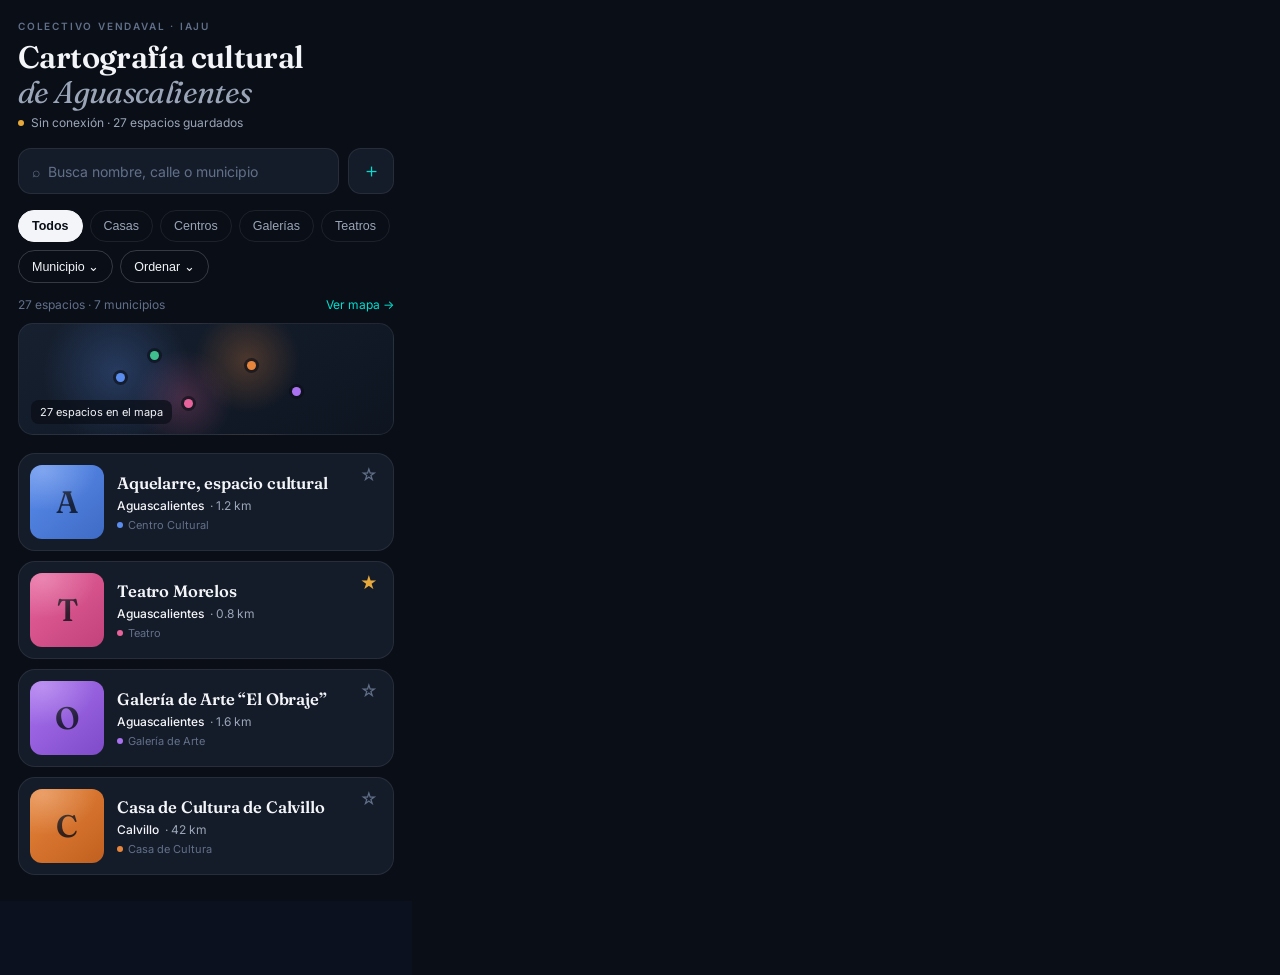
<file: vendaval-kmp/.design/redesign-mockup.html>
<!DOCTYPE html>
<html lang="es">
<head>
<meta charset="utf-8">
<title>Vendaval · rediseño</title>
<link href="https://fonts.googleapis.com/css2?family=Fraunces:opsz,wght@9..144,400;9..144,600;9..144,700&family=Inter:wght@400;500;600&display=swap" rel="stylesheet">
<style>
:root{
  /* Paleta reencuadrada: menos saturación, más profundidad. El cyan deja de estar
     en todas partes y pasa a ser solo affordance interactiva. */
  --ink:#0A0E17; --ink-2:#111827; --card:#151C29; --card-hi:#1B2433;
  --line:#FFFFFF14; --text:#F3F5F8; --muted:#9AA6B8; --faint:#61708A;
  --accent:#00E0D0;              /* solo para lo interactivo */
  --casa:#E8853C; --centro:#5B8DEF; --galeria:#A971F0; --teatro:#E8629B; --com:#3FBF8F;
  --serif:'Fraunces',Georgia,serif; --sans:'Inter',system-ui,sans-serif;
}
*{box-sizing:border-box;margin:0}
body{background:var(--ink);color:var(--text);font-family:var(--sans);-webkit-font-smoothing:antialiased}
.phone{width:412px;margin:0;background:var(--ink);min-height:900px;position:relative;overflow:hidden}
.wrap{padding:20px 18px 90px}

/* ── Cabecera: compacta. Antes: 3 stat pills gigantes + CTA cyan a pantalla completa ── */
.eyebrow{font-size:10px;letter-spacing:.18em;text-transform:uppercase;color:var(--faint);font-weight:600}
h1{font-family:var(--serif);font-size:31px;line-height:1.12;font-weight:600;letter-spacing:-.02em;margin:8px 0 6px}
h1 em{font-style:italic;font-weight:400;color:var(--muted)}
.sync{display:flex;align-items:center;gap:7px;font-size:12px;color:var(--muted);margin-bottom:18px}
.dot{width:6px;height:6px;border-radius:99px;background:#E8A93C}

/* ── Buscador + acción secundaria en una fila ── */
.row{display:flex;gap:9px;margin-bottom:16px}
.search{flex:1;display:flex;align-items:center;gap:9px;background:var(--card);border:1px solid var(--line);
  border-radius:13px;padding:0 13px;height:46px;color:var(--faint);font-size:14px}
.iconbtn{width:46px;height:46px;border-radius:13px;background:var(--card);border:1px solid var(--line);
  display:grid;place-items:center;color:var(--accent);font-size:19px}

/* ── Filtros: UNA fila. El municipio (11 opciones) se va a un sheet, no se desborda ── */
.chips{display:flex;gap:7px;overflow:hidden;margin-bottom:8px}
.chip{flex:0 0 auto;padding:8px 13px;border-radius:99px;border:1px solid var(--line);background:transparent;
  color:var(--muted);font-size:12.5px;font-weight:500;white-space:nowrap}
.chip.on{background:var(--text);color:var(--ink);border-color:var(--text);font-weight:600}
.chip.sheet{color:var(--text);border-color:#FFFFFF2E}
.count{font-size:12px;color:var(--faint);margin:14px 0 11px;display:flex;justify-content:space-between}

/* ── Tarjeta: cover generado + jerarquía real. Es el cambio que más pesa. ── */
.card{display:flex;gap:13px;padding:11px;background:var(--card);border:1px solid var(--line);
  border-radius:17px;margin-bottom:10px;align-items:center}
.cover{width:74px;height:74px;border-radius:12px;flex:0 0 auto;position:relative;overflow:hidden;
  display:grid;place-items:center}
.cover span{font-family:var(--serif);font-size:31px;font-weight:600;color:#0A0E17CC;line-height:1}
.cover::after{content:'';position:absolute;inset:0;
  background:radial-gradient(120% 90% at 18% 8%,#FFFFFF3D,transparent 60%)}
.meta{flex:1;min-width:0}
.name{font-family:var(--serif);font-size:16.5px;font-weight:600;line-height:1.24;letter-spacing:-.01em;
  margin-bottom:5px;display:-webkit-box;-webkit-line-clamp:2;-webkit-box-orient:vertical;overflow:hidden}
.sub{font-size:12px;color:var(--muted);display:flex;align-items:center;gap:6px;margin-bottom:5px}
.sub b{color:var(--text);font-weight:500}
.tag{display:flex;align-items:center;gap:5px;font-size:11px;color:var(--faint)}
.tag i{width:6px;height:6px;border-radius:99px;display:inline-block}
.star{color:var(--faint);font-size:17px;padding:0 4px;align-self:flex-start}

/* ── Tira de mapa: una app de cartografía debe mostrar cartografía ── */
.mapstrip{height:112px;border-radius:15px;margin:4px 0 18px;position:relative;overflow:hidden;
  border:1px solid var(--line);
  background:
    radial-gradient(circle at 26% 44%,#5B8DEF44,transparent 26%),
    radial-gradient(circle at 61% 33%,#E8853C44,transparent 22%),
    radial-gradient(circle at 44% 68%,#E8629B3D,transparent 22%),
    linear-gradient(150deg,#16202F,#0E1521)}
.mapstrip .pin{position:absolute;width:9px;height:9px;border-radius:99px;box-shadow:0 0 0 3px #0A0E1799}
.mapstrip .lbl{position:absolute;left:12px;bottom:10px;font-size:11px;color:var(--text);
  background:#0A0E17B8;padding:5px 9px;border-radius:8px;backdrop-filter:blur(6px)}

.nav{position:absolute;left:0;right:0;bottom:0;height:74px;background:#0C1220F2;border-top:1px solid var(--line);
  display:flex;align-items:center;justify-content:space-around;backdrop-filter:blur(14px)}
.nav div{font-size:10px;color:var(--faint);text-align:center;line-height:1.7}
.nav div.on{color:var(--accent)}
.nav b{display:block;font-size:17px;font-weight:400}
</style>
</head>
<body>
<div class="phone"><div class="wrap">

  <div class="eyebrow">Colectivo Vendaval · IAJU</div>
  <h1>Cartografía cultural<br><em>de Aguascalientes</em></h1>
  <div class="sync"><span class="dot"></span> Sin conexión · 27 espacios guardados</div>

  <div class="row">
    <div class="search">⌕ &nbsp;Busca nombre, calle o municipio</div>
    <div class="iconbtn">＋</div>
  </div>

  <div class="chips">
    <button class="chip on">Todos</button>
    <button class="chip">Casas</button>
    <button class="chip">Centros</button>
    <button class="chip">Galerías</button>
    <button class="chip">Teatros</button>
  </div>
  <div class="chips">
    <button class="chip sheet">Municipio ⌄</button>
    <button class="chip sheet">Ordenar ⌄</button>
  </div>

  <div class="count"><span>27 espacios · 7 municipios</span><span style="color:var(--accent)">Ver mapa →</span></div>

  <div class="mapstrip">
    <span class="pin" style="left:26%;top:44%;background:var(--centro)"></span>
    <span class="pin" style="left:61%;top:33%;background:var(--casa)"></span>
    <span class="pin" style="left:44%;top:68%;background:var(--teatro)"></span>
    <span class="pin" style="left:73%;top:57%;background:var(--galeria)"></span>
    <span class="pin" style="left:35%;top:24%;background:var(--com)"></span>
    <span class="lbl">27 espacios en el mapa</span>
  </div>

  <div class="card">
    <div class="cover" style="background:linear-gradient(140deg,#5B8DEF,#3E6BC4)"><span>A</span></div>
    <div class="meta">
      <div class="name">Aquelarre, espacio cultural</div>
      <div class="sub"><b>Aguascalientes</b> · 1.2 km</div>
      <div class="tag"><i style="background:var(--centro)"></i> Centro Cultural</div>
    </div>
    <div class="star">☆</div>
  </div>

  <div class="card">
    <div class="cover" style="background:linear-gradient(140deg,#E8629B,#C2427B)"><span>T</span></div>
    <div class="meta">
      <div class="name">Teatro Morelos</div>
      <div class="sub"><b>Aguascalientes</b> · 0.8 km</div>
      <div class="tag"><i style="background:var(--teatro)"></i> Teatro</div>
    </div>
    <div class="star" style="color:#E8A93C">★</div>
  </div>

  <div class="card">
    <div class="cover" style="background:linear-gradient(140deg,#A971F0,#7F4BC9)"><span>O</span></div>
    <div class="meta">
      <div class="name">Galería de Arte “El Obraje”</div>
      <div class="sub"><b>Aguascalientes</b> · 1.6 km</div>
      <div class="tag"><i style="background:var(--galeria)"></i> Galería de Arte</div>
    </div>
    <div class="star">☆</div>
  </div>

  <div class="card">
    <div class="cover" style="background:linear-gradient(140deg,#E8853C,#C1601F)"><span>C</span></div>
    <div class="meta">
      <div class="name">Casa de Cultura de Calvillo</div>
      <div class="sub"><b>Calvillo</b> · 42 km</div>
      <div class="tag"><i style="background:var(--casa)"></i> Casa de Cultura</div>
    </div>
    <div class="star">☆</div>
  </div>

</div>
<div class="nav">
  <div class="on"><b>▤</b>Directorio</div>
  <div><b>◈</b>Mapa</div>
  <div><b>☆</b>Favoritos</div>
  <div><b>▥</b>Cobertura</div>
  <div><b>⚙</b>Ajustes</div>
</div></div>
</body>
</html>
</file>
